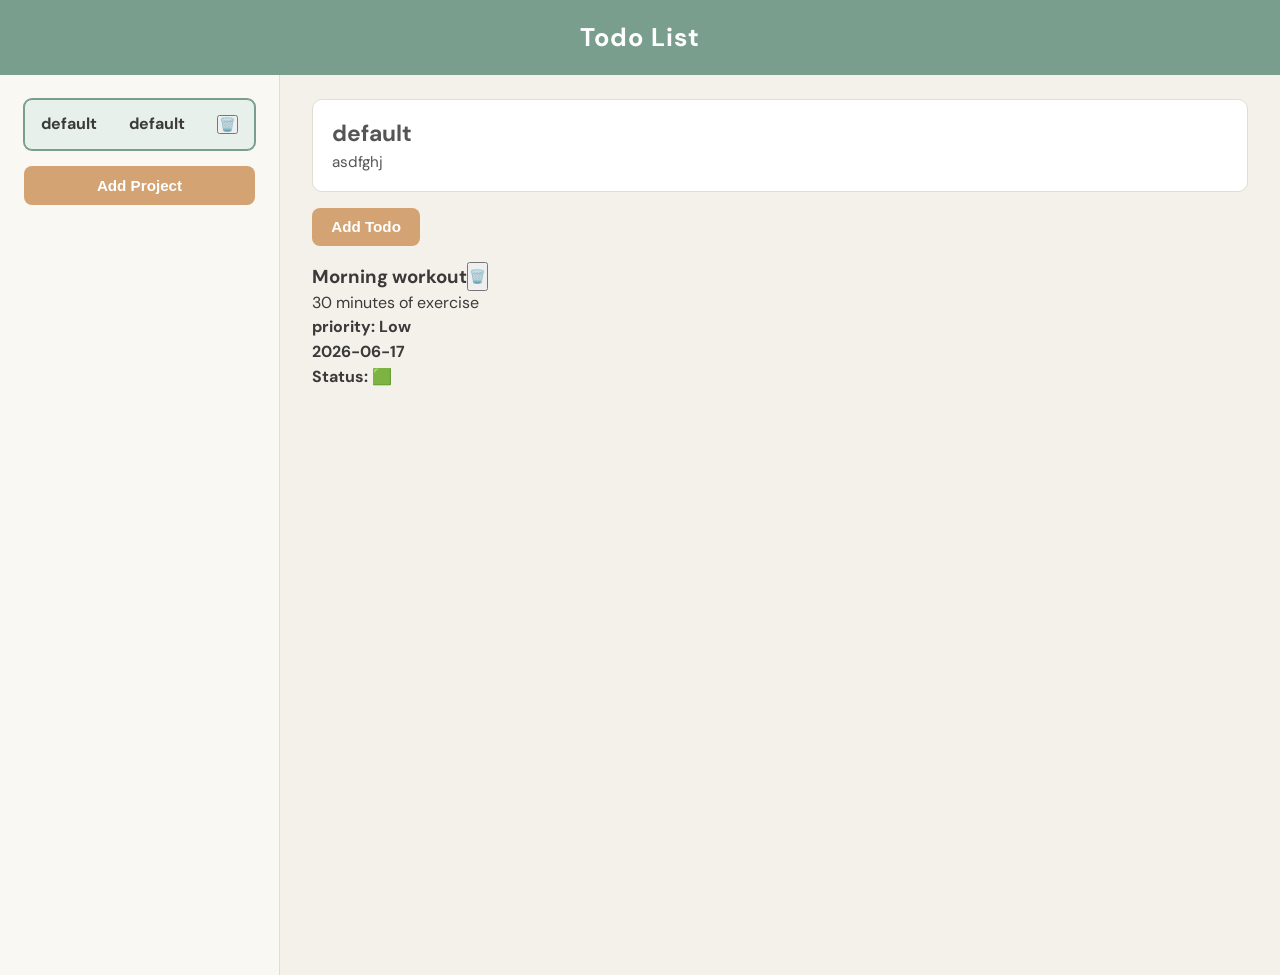
<file: index.html>
<!DOCTYPE html>
<html lang="en">

<head>
    <meta charset="UTF-8">
    <meta name="viewport" content="width=device-width, initial-scale=1.0">
    <title>Todo List</title>
    <link rel="stylesheet" href="style.css">
</head>

<body>


    <header id="header">
        Todo List
    </header>

    <div id="content">
        <aside id="projects-section">

            <div id="projects"></div>

            <button id="add-project-btn">Add Project</button>

            <form id="project-form" class="hidden">

                <input type="text" id="project-title" placeholder="Project title" required>

                <textarea id="project-description" placeholder="Project description"></textarea>

                <button type="submit">Create Project</button>

            </form>

        </aside>

        <main id="todos">

            <section id="project-info"> </section>

            <button id="add-todo-btn">Add Todo </button>

            <form id="todo-form" class="hidden">

                <input type="text" id="todo-title">

                <textarea id="todo-description"></textarea>

                <select id="todo-priority">
                    <option value="Low">Low</option>
                    <option value="Medium">Medium</option>
                    <option value="High">High</option>
                </select>

                <input type="date" id="todo-date">

                <button type="submit" id="submitTodo">Add Todo</button>

            </form>





            <section id="todo-list"></section>

        </main>
    </div>

    <script type="module" src="./index.js"></script>

</body>


</html>
</file>
<file: style.css>
@import url('https://fonts.googleapis.com/css2?family=DM+Sans:wght@400;500;700&display=swap');

/* ========== BASE ========== */
* {
    margin: 0;
    padding: 0;
    box-sizing: border-box;
}

body {
    font-family: 'DM Sans', sans-serif;
    background: #f4f1ea;
    color: #3a3a3a;
    line-height: 1.55;
}

/* ========== HEADER ========== */
#header {
    background: #7a9e8e;
    color: #fff;
    font-size: 1.6rem;
    font-weight: 700;
    letter-spacing: 0.04em;
    padding: 1.1rem 2rem;
    text-align: center;
    box-shadow: 0 2px 10px rgba(122, 158, 142, 0.25);
}

/* ========== LAYOUT ========== */
#content {
    display: flex;
    min-height: 100vh;
}

/* ========== PROJECTS SIDEBAR ========== */
#projects-section {
    width: 280px;
    background: #faf8f3;
    border-right: 1px solid #e2ddd3;
    padding: 1.5rem;
    display: flex;
    flex-direction: column;
    gap: 1rem;
}

#projects {
    width: 100%;
    border: none;
    display: flex;
    flex-direction: column;
    gap: 0.5rem;
}

.project-item {
    cursor: pointer;
    display: flex;
    justify-content: space-between;
    align-items: center;
    padding: 0.75rem 1rem;
    border-radius: 8px;
    background: #fff;
    border: 1px solid #e8e3da;
    transition: background 0.2s, border-color 0.2s, box-shadow 0.2s;
}

.project-item:hover {
    background: #f0ece4;
    border-color: #d4c9b8;
}

.active {
    font-weight: bold;
    background: #e8f0ec;
    border-color: #7a9e8e;
    box-shadow: 0 0 0 1px #7a9e8e;
}

#add-project-btn {
    width: 100%;
    padding: 0.7rem;
    border: none;
    border-radius: 8px;
    background: #d4a373;
    color: #fff;
    font-weight: 600;
    font-size: 0.95rem;
    cursor: pointer;
    transition: background 0.2s, transform 0.15s;
}

#add-project-btn:hover {
    background: #c29363;
}

#add-project-btn:active {
    transform: scale(0.98);
}

/* ========== FORMS (shared) ========== */
#project-form,
#todo-form {
    display: flex;
    flex-direction: column;
    gap: 0.75rem;
    padding: 1rem;
    background: #fff;
    border-radius: 10px;
    border: 1px solid #e2ddd3;
    box-shadow: 0 4px 14px rgba(0, 0, 0, 0.04);
}

.hidden,
#project-form.hidden,
#todo-form.hidden {
    display: none !important;
}

input[type="text"],
textarea,
select,
input[type="date"] {
    width: 100%;
    padding: 0.65rem 0.85rem;
    border: 1px solid #d9d3c9;
    border-radius: 8px;
    font-family: inherit;
    font-size: 0.92rem;
    background: #fdfcfa;
    color: #3a3a3a;
    outline: none;
    transition: border-color 0.2s, box-shadow 0.2s;
}

input[type="text"]:focus,
textarea:focus,
select:focus,
input[type="date"]:focus {
    border-color: #7a9e8e;
    box-shadow: 0 0 0 3px rgba(122, 158, 142, 0.18);
}

textarea {
    resize: vertical;
    min-height: 70px;
}

button[type="submit"],
#submitTodo {
    padding: 0.65rem;
    border: none;
    border-radius: 8px;
    background: #7a9e8e;
    color: #fff;
    font-weight: 600;
    font-size: 0.92rem;
    cursor: pointer;
    transition: background 0.2s, transform 0.15s;
}

button[type="submit"]:hover,
#submitTodo:hover {
    background: #688b7c;
}

button[type="submit"]:active,
#submitTodo:active {
    transform: scale(0.98);
}

/* ========== TODOS AREA ========== */
#todos {
    border: none;
    flex: 1;
    padding: 1.5rem 2rem;
    display: flex;
    flex-direction: column;
    gap: 1rem;
    background: #f4f1ea;
}

#project-info {
    background: #fff;
    padding: 1rem 1.2rem;
    border-radius: 10px;
    border: 1px solid #e2ddd3;
    min-height: 3rem;
    color: #555;
    font-size: 0.95rem;
}

#add-todo-btn {
    align-self: flex-start;
    padding: 0.65rem 1.2rem;
    border: none;
    border-radius: 8px;
    background: #d4a373;
    color: #fff;
    font-weight: 600;
    font-size: 0.95rem;
    cursor: pointer;
    transition: background 0.2s, transform 0.15s;
}

#add-todo-btn:hover {
    background: #c29363;
}

#add-todo-btn:active {
    transform: scale(0.98);
}

/* ========== TODO LIST ========== */
#todo-list {
    display: flex;
    flex-direction: column;
    gap: 0.75rem;
}

/* ========== MISC ========== */
#titleRow {
    display: flex;
}

/* ========== RESPONSIVE ========== */
@media (max-width: 700px) {
    #content {
        flex-direction: column;
    }

    #projects-section {
        width: 100%;
        border-right: none;
        border-bottom: 1px solid #e2ddd3;
    }

    #todos {
        padding: 1rem;
    }
}
</file>
